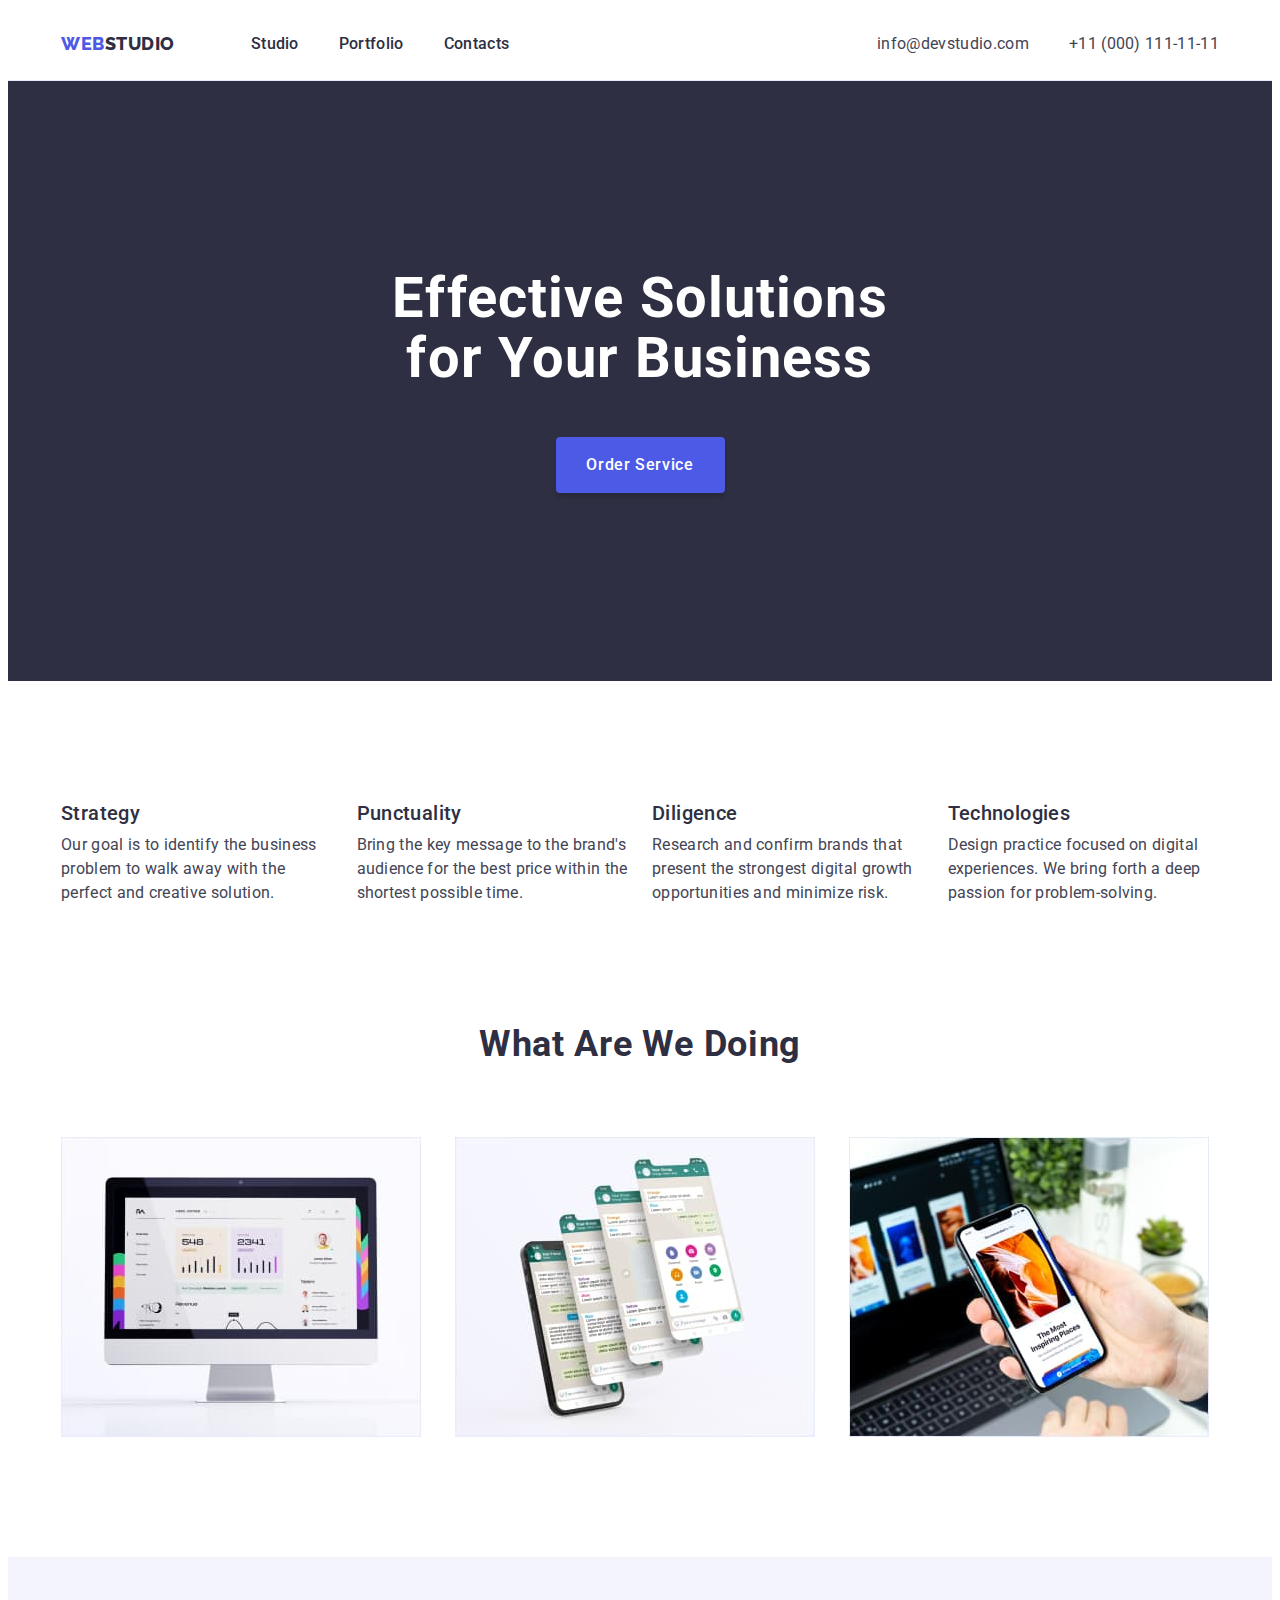
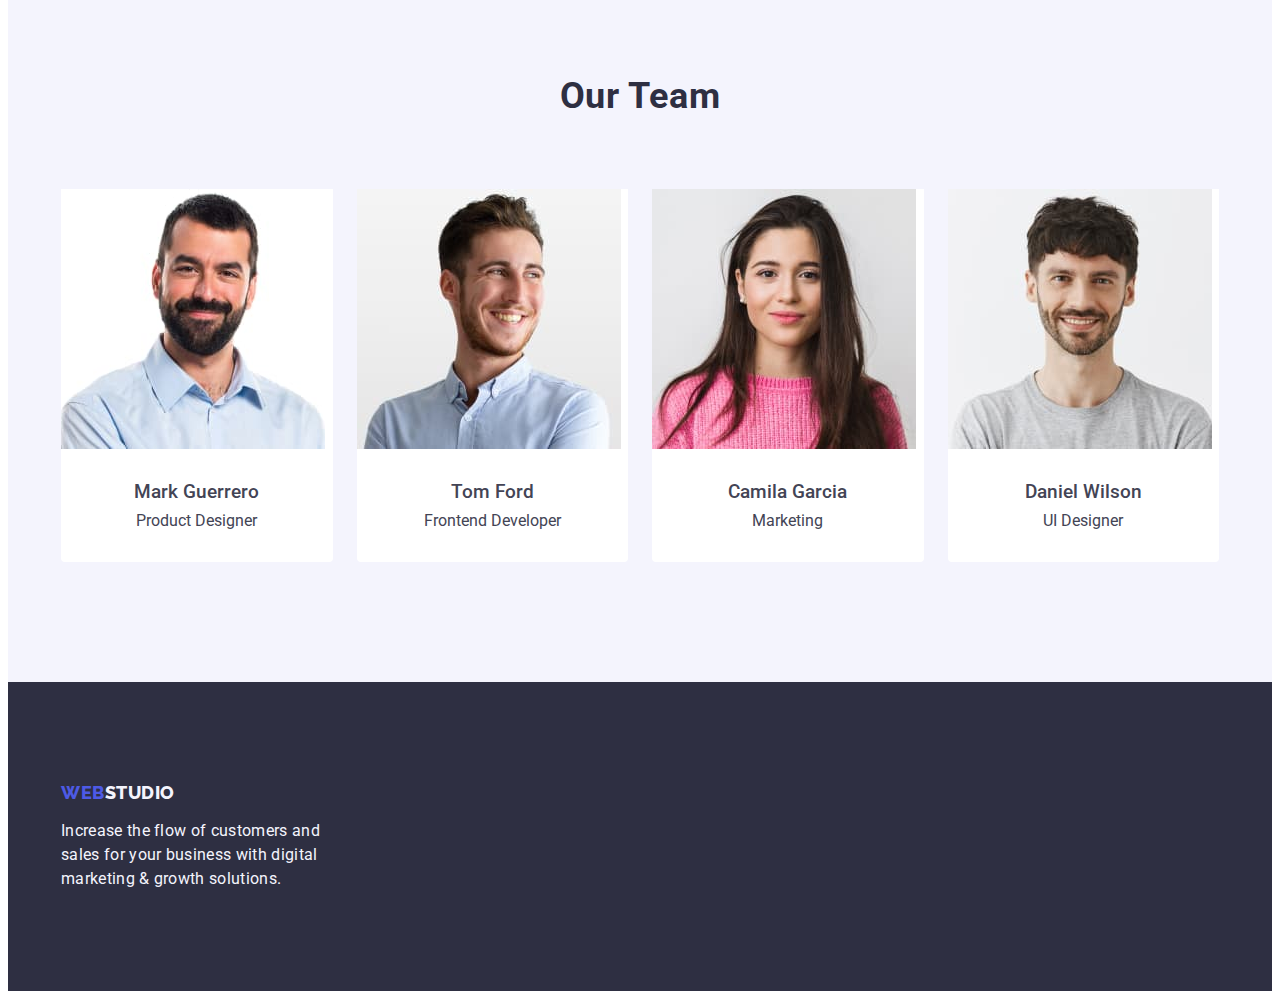
<file: index.html>
<!DOCTYPE html>
<html lang="en">
  <head>
    <meta charset="UTF-8" />
    <meta http-equiv="X-UA-Compatible" content="IE=edge" />
    <meta name="viewport" content="width=device-width, initial-scale=1.0" />
    <link
      rel="stylesheet"
      href="https://cdnjs.cloudflare.com/ajax/libs/modern-normalize/2.0.0/modern-normalize.min.css"
      integrity="sha512-4xo8blKMVCiXpTaLzQSLSw3KFOVPWhm/TRtuPVc4WG6kUgjH6J03IBuG7JZPkcWMxJ5huwaBpOpnwYElP/m6wg=="
      crossorigin="anonymous"
      referrerpolicy="no-referrer"
    />
    <link rel="preconnect" href="https://fonts.googleapis.com" />
    <link rel="preconnect" href="https://fonts.gstatic.com" crossorigin />
    <link
      href="https://fonts.googleapis.com/css2?family=Montserrat:wght@400;700&family=Raleway:wght@800&family=Tangerine:wght@700&display=swap"
      rel="stylesheet"
    />
    <link
      href="https://fonts.googleapis.com/css2?family=Montserrat:wght@400;700&family=Roboto:wght@400;500;700&family=Tangerine:wght@700&display=swap"
      rel="stylesheet"
    />
    <link rel="stylesheet" href="./css/styles.css" />
    <title>WebStudio</title>
  </head>

  <body>
    <header class="hed">
      <div class="main-hed container">
        <nav class="logo-hed">
          <a class="logo link-head" href="./index.html"
            >Web<span class="part-logo">Studio</span></a
          >

          <ul class="list">
            <li>
              <a class="list-menu link" href="./index.html">Studio</a>
            </li>
            <li>
              <a class="list-menu link" href="./portfolio.html">Portfolio</a>
            </li>
            <li>
              <a class="list-menu link" href="">Contacts</a>
            </li>
          </ul>
        </nav>
        <address class="text-add">
          <ul class="list">
            <li>
              <a class="list-contacts link" href="mailto:info@devstudio.com"
                >info@devstudio.com</a
              >
            </li>
            <li>
              <a class="list-contacts link" href="tel:+110001111111"
                >+11 (000) 111-11-11</a
              >
            </li>
          </ul>
        </address>
      </div>
    </header>
    <main>
      <section class="hero">
        <div class="container">
          <h1 class="header-one">
            Effective Solutions <br />
            for Your Business
          </h1>
          <button class="button" type="button">Order Service</button>
        </div>
      </section>
      <section class="section-two">
        <div class="container">
          <h2 class="visually-hidden">Advantages</h2>
          <ul class="list">
            <li class="list-advantages">
              <h3 class="header-three">Strategy</h3>
              <p class="advantages-text">
                Our goal is to identify the business problem to walk away with
                the perfect and creative solution.
              </p>
            </li>
            <li class="list-advantages">
              <h3 class="header-three">Punctuality</h3>
              <p class="advantages-text">
                Bring the key message to the brand's audience for the best price
                within the shortest possible time.
              </p>
            </li>
            <li class="list-advantages">
              <h3 class="header-three">Diligence</h3>
              <p class="advantages-text">
                Research and confirm brands that present the strongest digital
                growth opportunities and minimize risk.
              </p>
            </li>
            <li class="list-advantages">
              <h3 class="header-three">Technologies</h3>
              <p class="advantages-text">
                Design practice focused on digital experiences. We bring forth a
                deep passion for problem-solving.
              </p>
            </li>
          </ul>
        </div>
      </section>
      <section class="section-three">
        <div class="container">
          <h2 class="header-two">What are we doing</h2>
          <ul class="list">
            <li class="list-three">
              <img
                src="./images/wawd1.jpg"
                width="360"
                height="300"
                alt="Personal account of team member James"
              />
            </li>
            <li class="list-three">
              <img
                src="./images/wawd2.jpg"
                width="360"
                height="300"
                alt="Communication in the messenger with the group"
              />
            </li>
            <li class="list-three">
              <img
                src="./images/wawd3.jpg"
                width="360"
                height="300"
                alt="Finished product."
              />
            </li>
          </ul>
        </div>
      </section>
      <section class="section-four">
        <div class="container">
          <h2 class="header-two">Our Team</h2>
          <ul class="list">
            <li class="list-name">
              <img
                src="./images/mark-guerrero.jpg"
                width="264"
                height="260"
                alt="Photo Mark Guerrero"
              />
              <div class="worker">
                <h3 class="header-worker">Mark Guerrero</h3>
                <p class="worker-text">Product Designer</p>
              </div>
            </li>
            <li class="list-name">
              <img
                src="./images/tom-ford.jpg"
                width="264"
                height="260"
                alt="Photo Tom Ford"
              />
              <div class="worker">
                <h3 class="header-worker">Tom Ford</h3>
                <p class="worker-text">Frontend Developer</p>
              </div>
            </li>
            <li class="list-name">
              <img
                src="./images/camila-garcia.jpg"
                width="264"
                height="260"
                alt="Photo Camila Garcia"
              />
              <div class="worker">
                <h3 class="header-worker">Camila Garcia</h3>
                <p class="worker-text">Marketing</p>
              </div>
            </li>
            <li class="list-name">
              <img
                src="./images/daniel-wilson.jpg"
                width="264"
                height="260"
                alt="Photo Daniel Wilson"
              />
              <div class="worker">
                <h3 class="header-worker">Daniel Wilson</h3>
                <p class="worker-text">UI Designer</p>
              </div>
            </li>
          </ul>
        </div>
      </section>
    </main>
    <footer class="foot-sect">
      <div class="container">
        <a class="logo link" href="./index.html"
          >Web<span class="foot-part-logo">Studio</span></a
        >
        <p class="text-footer">
          Increase the flow of customers and sales for your business with
          digital marketing & growth solutions.
        </p>
      </div>
    </footer>
  </body>
</html>
</file>
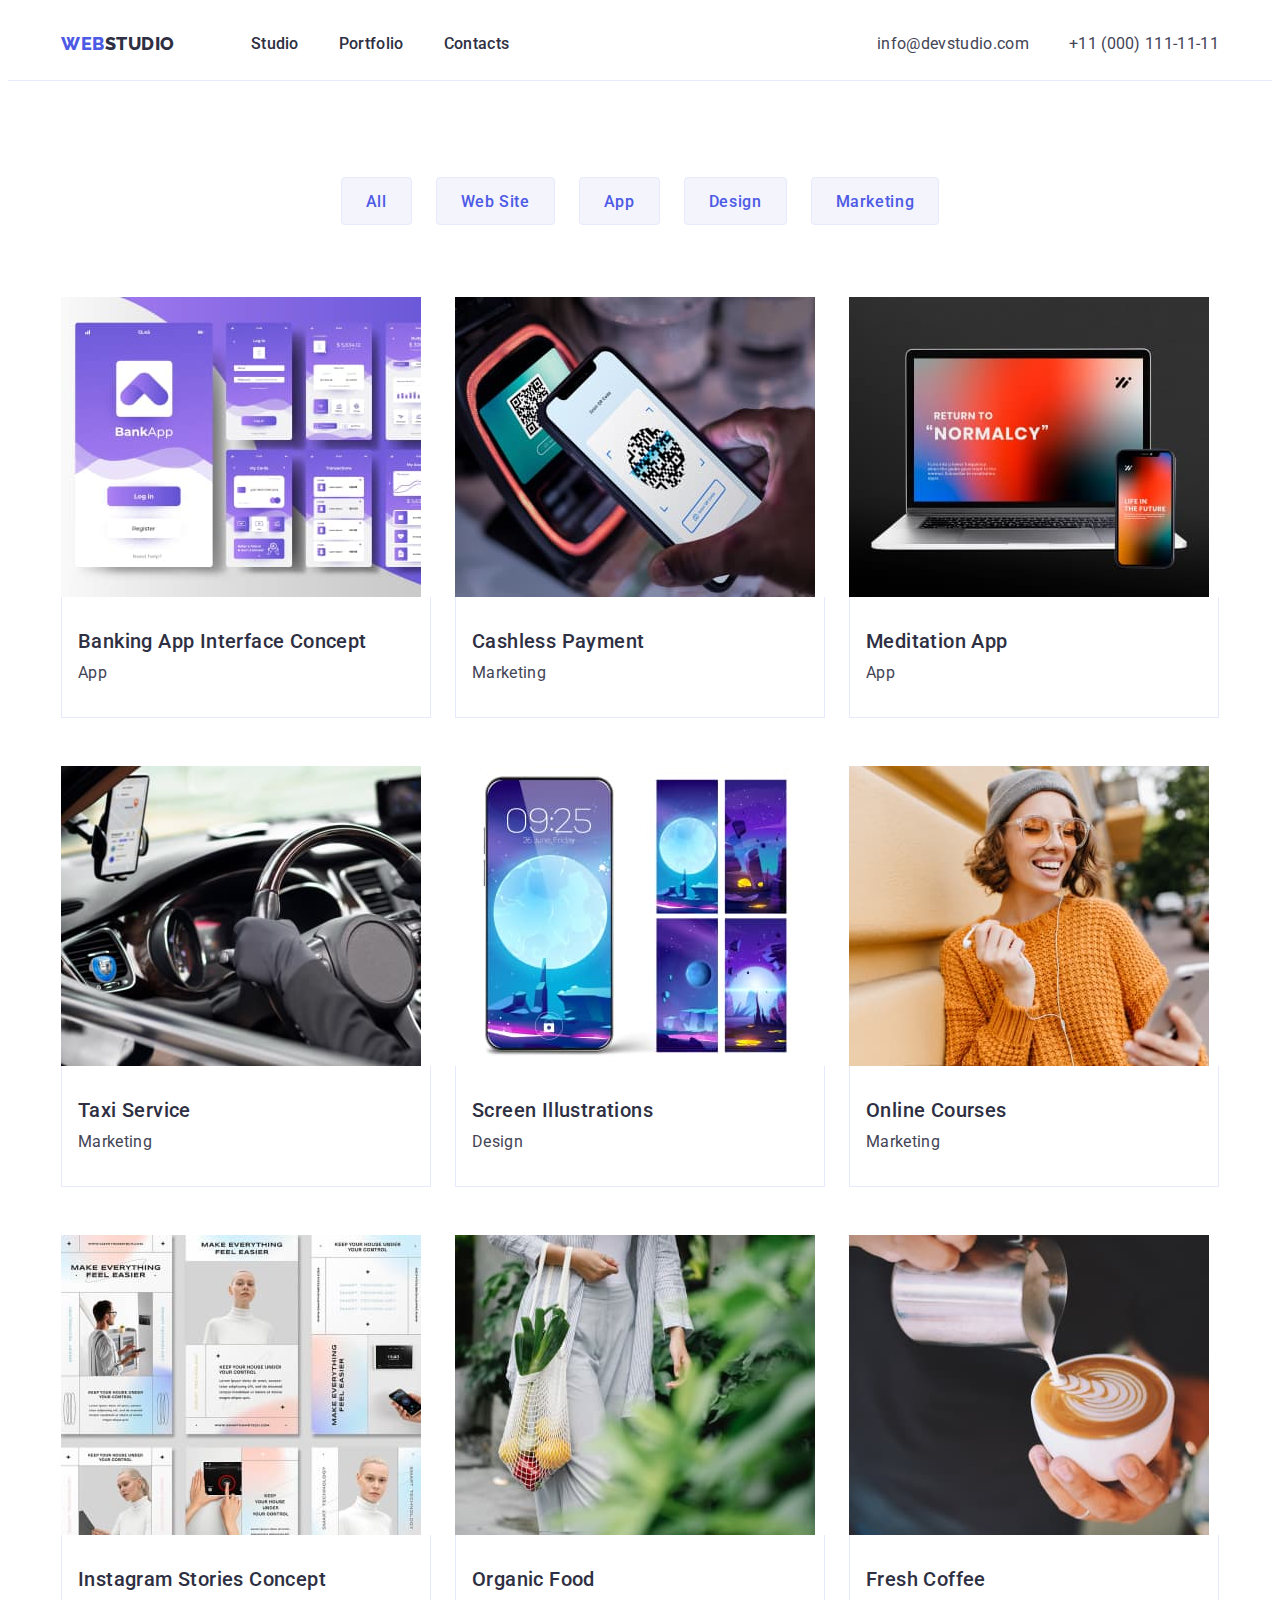
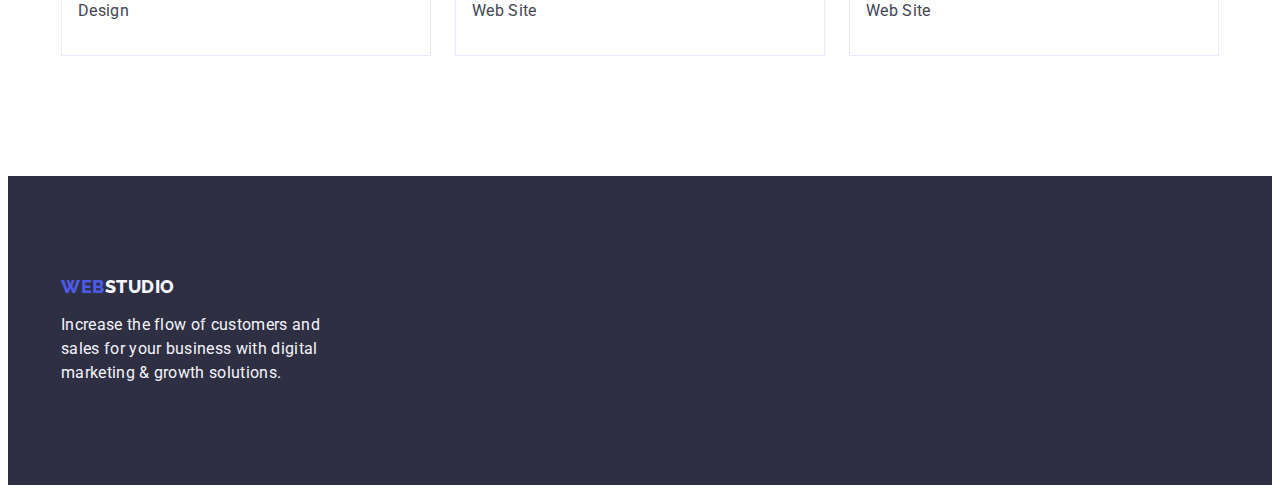
<file: portfolio.html>
<!DOCTYPE html>
<html lang="en">
  <head>
    <meta charset="UTF-8" />
    <meta http-equiv="X-UA-Compatible" content="IE=edge" />
    <meta name="viewport" content="width=device-width, initial-scale=1.0" />
    <link
      rel="stylesheet"
      href="https://cdnjs.cloudflare.com/ajax/libs/modern-normalize/2.0.0/modern-normalize.min.css"
      integrity="sha512-4xo8blKMVCiXpTaLzQSLSw3KFOVPWhm/TRtuPVc4WG6kUgjH6J03IBuG7JZPkcWMxJ5huwaBpOpnwYElP/m6wg=="
      crossorigin="anonymous"
      referrerpolicy="no-referrer"
    />
    <link rel="preconnect" href="https://fonts.googleapis.com" />
    <link rel="preconnect" href="https://fonts.gstatic.com" crossorigin />
    <link
      href="https://fonts.googleapis.com/css2?family=Montserrat:wght@400;700&family=Raleway:wght@800&family=Tangerine:wght@700&display=swap"
      rel="stylesheet"
    />
    <link
      href="https://fonts.googleapis.com/css2?family=Montserrat:wght@400;700&family=Roboto:wght@400;500;700&family=Tangerine:wght@700&display=swap"
      rel="stylesheet"
    />
    <link rel="stylesheet" href="./css/styles.css" />
    <title>Portfolio</title>
  </head>

  <body>
    <header class="hed">
      <div class="main-hed container">
        <nav class="logo-hed">
          <a class="logo link-head" href="./index.html"
            >Web<span class="part-logo">Studio</span></a
          >

          <ul class="list">
            <li>
              <a class="list-menu link" href="./index.html">Studio</a>
            </li>
            <li>
              <a class="list-menu link" href="./portfolio.html">Portfolio</a>
            </li>
            <li>
              <a class="list-menu link" href="">Contacts</a>
            </li>
          </ul>
        </nav>
        <address class="text-add">
          <ul class="list">
            <li>
              <a class="list-contacts link" href="mailto:info@devstudio.com"
                >info@devstudio.com</a
              >
            </li>
            <li>
              <a class="list-contacts link" href="tel:+110001111111"
                >+11 (000) 111-11-11</a
              >
            </li>
          </ul>
        </address>
      </div>
    </header>
    <main>
      <section class="main-text">
        <div class="container">
          <h1 class="visually-hidden">Buttons</h1>
          <ul class="list but">
            <li>
              <button class="hero-port" type="button">All</button>
            </li>
            <li>
              <button class="hero-port" type="button">Web Site</button>
            </li>
            <li>
              <button class="hero-port" type="button">App</button>
            </li>
            <li>
              <button class="hero-port" type="button">Design</button>
            </li>
            <li>
              <button class="hero-port" type="button">Marketing</button>
            </li>
          </ul>

          <ul class="list main">
            <li class="list-name link">
              <a class="link" href="">
                <img
                  src="./images/hw02-1.jpg"
                  width="360"
                  height="300"
                  alt="Banking App"
                />
                <div class="bord">
                  <h2 class="name-header">Banking App Interface Concept</h2>
                  <p class="text-header">App</p>
                </div>
              </a>
            </li>
            <li class="list-name link">
              <a class="link" href="">
                <img
                  src="./images/hw02-2.jpg"
                  width="360"
                  height="300"
                  alt="Cashless Payment"
                />
                <div class="bord">
                  <h2 class="name-header">Cashless Payment</h2>
                  <p class="text-header">Marketing</p>
                </div>
              </a>
            </li>
            <li class="list-name link">
              <a class="link" href="">
                <img
                  src="./images/hw02-3.jpg"
                  width="360"
                  height="300"
                  alt="Meditation App"
                />
                <div class="bord">
                  <h2 class="name-header">Meditation App</h2>
                  <p class="text-header">App</p>
                </div>
              </a>
            </li>
            <li class="list-name link">
              <a class="link" href="">
                <img
                  src="./images/hw02-4.jpg"
                  width="360"
                  height="300"
                  alt="Taxi Service"
                />
                <div class="bord">
                  <h2 class="name-header">Taxi Service</h2>
                  <p class="text-header">Marketing</p>
                </div>
              </a>
            </li>
            <li class="list-name link">
              <a class="link" href="">
                <img
                  src="./images/hw02-5.jpg"
                  width="360"
                  height="300"
                  alt="Screen Illustrations"
                />
                <div class="bord">
                  <h2 class="name-header">Screen Illustrations</h2>
                  <p class="text-header">Design</p>
                </div>
              </a>
            </li>
            <li class="list-name link">
              <a class="link" href="">
                <img
                  src="./images/hw02-6.jpg"
                  width="360"
                  height="300"
                  alt="Online Courses"
                />
                <div class="bord">
                  <h2 class="name-header">Online Courses</h2>
                  <p class="text-header">Marketing</p>
                </div>
              </a>
            </li>
            <li class="list-name link">
              <a class="link" href="">
                <img
                  src="./images/hw02-7.jpg"
                  width="360"
                  height="300"
                  alt="Instagram Stories"
                />
                <div class="bord">
                  <h2 class="name-header">Instagram Stories Concept</h2>
                  <p class="text-header">Design</p>
                </div>
              </a>
            </li>
            <li class="list-name link">
              <a class="link" href="">
                <img
                  src="./images/hw02-8.jpg"
                  width="360"
                  height="300"
                  alt="Organic Food"
                />
                <div class="bord">
                  <h2 class="name-header">Organic Food</h2>
                  <p class="text-header">Web Site</p>
                </div>
              </a>
            </li>
            <li class="list-name link">
              <a class="link" href="">
                <img
                  src="./images/hw02-9.jpg"
                  width="360"
                  height="300"
                  alt="Fresh Coffee"
                />
                <div class="bord">
                  <h2 class="name-header">Fresh Coffee</h2>
                  <p class="text-header">Web Site</p>
                </div>
              </a>
            </li>
          </ul>
        </div>
      </section>
    </main>
    <footer class="foot-sect">
      <div class="container">
        <a class="logo link" href="./index.html"
          >Web<span class="foot-part-logo">Studio</span></a
        >
        <p class="text-footer">
          Increase the flow of customers and <br />
          sales for your business with digital <br />
          marketing & growth solutions.
        </p>
      </div>
    </footer>
  </body>
</html>
</file>
<file: css/styles.css>
:root {
  --color-grey: #434455;
  --color-blue: #4d5ae5;
  --color-darkgrey: #2e2f42;
  --color-button: #f4f4fd;
  --color-dark-blue: #404bbf;
  --color-white: #ffffff;
}

body {
  font-family: 'Roboto', sans-serif;
  color: var(--color-grey);
  background-color: var(--color-white);
}

.visually-hidden {
  position: absolute;
  width: 1px;
  height: 1px;
  margin: -1px;
  border: 0;
  padding: 0;
  white-space: nowrap;
  clip-path: inset(100%);
  clip: rect(0 0 0 0);
  overflow: hidden;
}

h1,
h2,
h3,
h4,
h5,
h6,
p {
  margin: 0;
}

header li,
address li {
  display: inline-block;
  flex-direction: row;
}

.hed {
  border-bottom: 1px solid #e7e9fc;
}

.main-hed {
  display: flex;
  align-items: center;
}

.container {
  width: 1158px;
  margin: 0 auto;
  padding: 0 15px;
}

.logo-hed {
  display: flex;
  align-items: center;
}

.logo {
  font-family: 'Raleway', sans-serif;
  font-weight: 800;
  font-size: 18px;
  line-height: 1.17;
  letter-spacing: 0.03em;
  text-transform: uppercase;
  color: var(--color-blue);
}

.link {
  text-decoration: none;
}

.part-logo {
  color: var(--color-darkgrey);
}

.list {
  list-style: none;
}

.hed .list {
  display: flex;
  gap: 40px;
}

.list-menu {
  display: block;
  font-weight: 500;
  font-size: 16px;
  line-height: 1.5;
  letter-spacing: 0.02em;
  color: var(--color-darkgrey);
  padding: 24px 0;
}

.list-menu:hover,
.list-menu:focus {
  color: var(--color-dark-blue);
}

.list-contacts {
  font-size: 16px;
  line-height: 1.5;
  letter-spacing: 0.02em;
  color: var(--color-grey);
}

.list-contacts:hover,
.list-contacts:focus {
  color: var(--color-dark-blue);
}

.hero-port:hover,
.hero-port:focus {
  color: var(--color-white);
}

.hero-port:hover,
.hero-port:focus {
  background-color: var(--color-dark-blue);
}

.name-header {
  font-weight: 500;
  font-size: 20px;
  line-height: 1.2;
  letter-spacing: 0.02em;
  color: var(--color-darkgrey);
  margin-bottom: 8px;
}

.text-header {
  font-size: 16px;
  line-height: 1.5;
  letter-spacing: 0.02em;
  color: var(--color-grey);
}

.foot-part-logo {
  color: var(--color-button);
}

.hero {
  background-color: var(--color-darkgrey);
  padding-top: 188px;
  padding-bottom: 188px;
  margin: 0;
}

.header-one {
  font-family: 'Roboto';
  font-size: 56px;
  letter-spacing: 0.02em;
  text-align: center;
  color: var(--color-white);
  line-height: 1.07;
  max-width: 496px;
  margin-left: auto;
  margin-right: auto;
}

/*section 2 */

.section-two {
  padding-top: 120px;
  padding-bottom: 120px;
}

.section-two .list {
  display: flex;
  gap: 24px;
}

.list-advantages {
  width: calc((100% - 72px) / 4);
}

.header-three {
  /* section 2 and section 3 */
  font-family: 'Roboto' sans-serif;
  font-weight: 500;
  font-size: 20px;
  letter-spacing: 0.02em;
  line-height: 24px;
  color: var(--color-darkgrey);
  margin-bottom: 8px;
}

/*section 3 */
.section-three {
  padding-bottom: 120px;
}

.header-two {
  font-family: 'Roboto' sans-serif;
  font-size: 36px;
  letter-spacing: 0.02em;
  line-height: 1.11;
  text-align: center;
  text-transform: capitalize;
  color: var(--color-darkgrey);
  margin-bottom: 72px;
}

.section-three .list {
  display: flex;
  padding: 0;
  gap: 24px;
}

.list-three {
  width: calc((100% - 48px) / 3);
}

img {
  margin: 0;
  padding: 0;
  display: block;
}

/*section 4 */
.section-four {
  background-color: var(--color-button);
  padding-top: 120px;
  padding-bottom: 120px;
}

.section-four ul {
  display: flex;
  margin-top: 72px;
  padding: 0;
  justify-content: center;
  gap: 24px;
}

.section-four .list-name {
  text-align: center;
  width: calc((100% - 72px) / 4);
  border-radius: 0px 0px 4px 4px;
}

.worker {
  padding: 32px 16px;
}

.header-worker {
  font-weight: 500;
  text-align: center;
  margin-bottom: 8px;
}

.worker-text {
  text-align: center;
}

.list-name {
  background-color: var(--color-white);
}

.button {
  font-family: 'Roboto', sans-serif;
  font-weight: 500;
  font-size: 16px;
  line-height: 24px;
  letter-spacing: 0.04em;
  background-color: var(--color-blue);
  color: var(--color-white);
  cursor: pointer;
  padding: 0;
  margin-top: 48px;
  margin-right: auto;
  margin-bottom: auto;
  margin-left: auto;
  min-width: 169px;
  height: 56px;
  border: none;
  box-shadow: 0px 4px 4px rgba(0, 0, 0, 0.15);
  border-radius: 4px;
  gap: 10px;
  display: block;
}

.button:hover,
.button:focus {
  background-color: var(--color-dark-blue);
}

.text-add {
  font-style: normal;
  margin-left: auto;
}

.text-add .list {
  display: flex;
  gap: 40px;
}

.list-contacts {
  font-size: 16px;
  line-height: 1.5;
  letter-spacing: 0.02em;
  color: var(--color-grey);
}

.list-contacts:hover,
.list-contacts:focus {
  color: var(--color-dark-blue);
}

.list {
  list-style: none;
  padding-left: 0;
  margin: 0;
}

ul {
  list-style-type: none;
}

.link {
  text-decoration: none;
}

.advantages-text {
  font-weight: 400;
  font-size: 16px;
  line-height: 24px;
  letter-spacing: 0.02em;
  color: var(--color-grey);
}

/* footer */

.foot-sect {
  background-color: var(--color-darkgrey);
  padding: 100px 0;
}

.text-footer {
  color: var(--color-button);
  letter-spacing: 0.02em;
  font-weight: 400;
  font-size: 16px;
  line-height: 24px;
  max-width: 264px;
}

.foot-sect .logo.link {
  display: inline-block;
  flex-direction: column;
  margin-bottom: 16px;
}

.logo.link-head {
  display: inline-block;
  font-family: 'Raleway', sans-serif;
  font-weight: 800;
  font-size: 18px;
  line-height: 1.17;
  letter-spacing: 0.03em;
  text-transform: uppercase;
  text-decoration: none;
  color: var(--color-blue);
  margin-right: 76px;
}

.part-logo {
  color: var(--color-darkgrey);
}

.foot-part-logo {
  color: var(--color-button);
}

/* portfolio */
.list.main {
  display: flex;
  flex-wrap: wrap;
  column-gap: 24px;
  row-gap: 48px;
}

.container .but {
  display: flex;
  justify-content: center;
  gap: 24px;
  margin-bottom: 72px;
}

.hero-port {
  font-family: 'Roboto', sans-serif;
  font-weight: 500;
  font-size: 16px;
  line-height: 1.5;
  letter-spacing: 0.04em;
  color: var(--color-blue);
  background-color: var(--color-button);
  cursor: pointer;
  margin: 0;
  height: 48px;
  border: 1px solid #e7e9fc;
  border-radius: 4px;
  padding-top: 12px;
  padding-bottom: 12px;
  padding-left: 24px;
  padding-right: 24px;
}

.hero-port:hover,
.hero-port:focus {
  border: 1px solid transparent;
}

.list-name.link {
  width: calc((100% - 48px) / 3);
}

.bord {
  border: 1px solid #e7e9fc;
  border-top: none;
  padding: 32px 16px;
}

.main-text {
  padding: 96px 0 120px 0;
}
</file>
